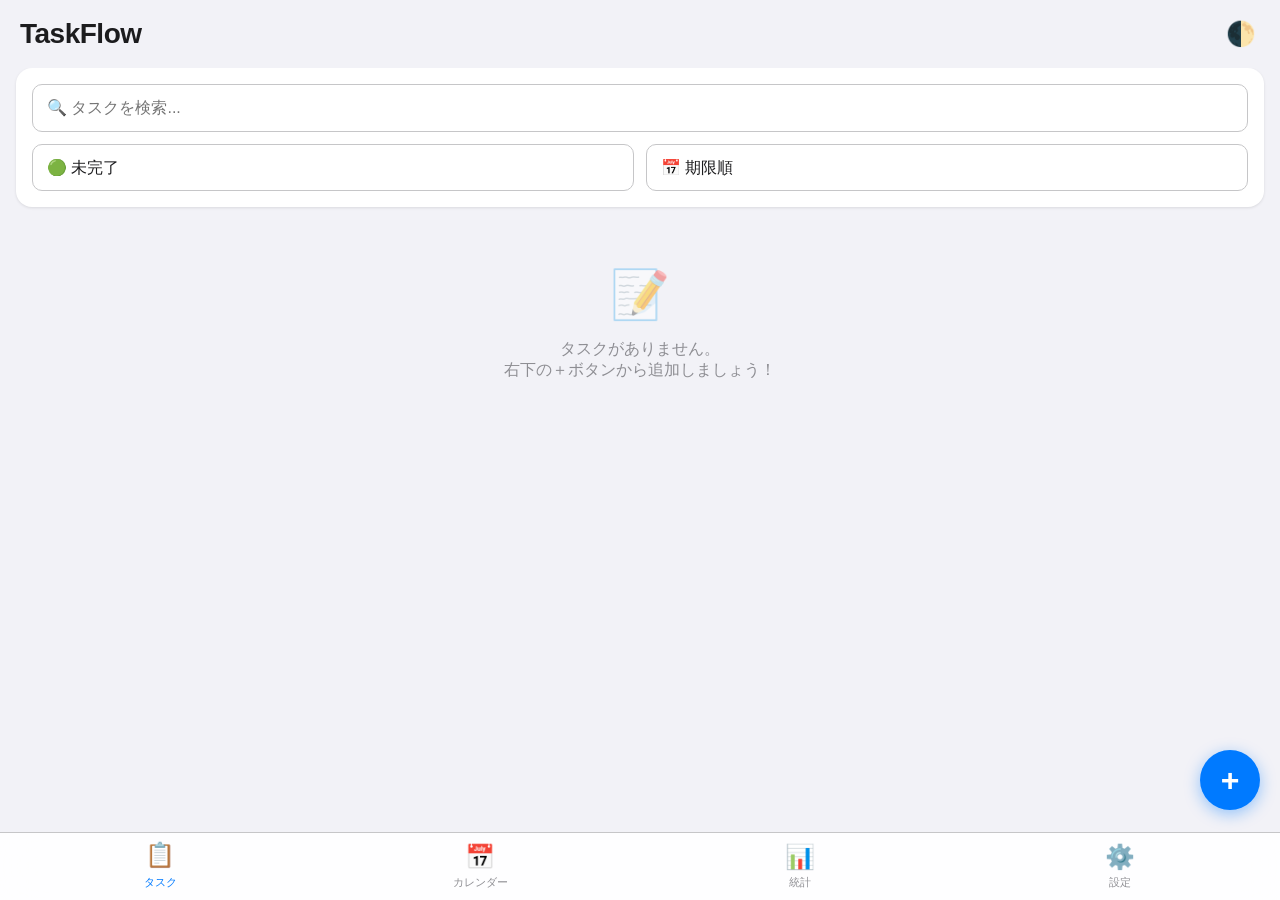
<file: index.html>
<!DOCTYPE html>
<html lang="ja">
<head>
    <meta charset="UTF-8">
    <meta name="viewport" content="width=device-width, initial-scale=1.0, maximum-scale=1.0, user-scalable=no, viewport-fit=cover">
    <title>TaskFlow</title>
    <link rel="stylesheet" href="css/style.css">
    <link rel="manifest" href="manifest.json">
    <meta name="theme-color" content="#f2f2f7">
    <link rel="apple-touch-icon" href="taskflow_icon.png">
    <style>
        .cal-day.selected-day { background-color: #007aff; color: white; border-radius: 50%; font-weight: bold; box-shadow: 0 2px 4px rgba(0,122,255,0.3); }
        [data-theme="dark"] .cal-day.selected-day { background-color: #0a84ff; }
        .cal-day.has-task { position: relative; font-weight: bold; }
        .cal-day.has-task::after { content: ''; position: absolute; bottom: 4px; left: 50%; transform: translateX(-50%); width: 6px; height: 6px; background-color: #ff3b30; border-radius: 50%; }
        .cal-day.selected-day.has-task::after { background-color: white; }

        input[type="checkbox"] { appearance: none; -webkit-appearance: none; width: 24px; height: 24px; border: 2px solid #c7c7cc; border-radius: 50%; background-color: transparent; cursor: pointer; position: relative; outline: none; transition: all 0.25s cubic-bezier(0.4, 0.0, 0.2, 1); flex-shrink: 0; margin: 0; display: inline-block; vertical-align: middle; }
        [data-theme="dark"] input[type="checkbox"] { border-color: #555; }
        input[type="checkbox"]:checked { background-color: #34c759; border-color: #34c759; transform: scale(1.1); }
        [data-theme="dark"] input[type="checkbox"]:checked { background-color: #30d158; border-color: #30d158; }
        input[type="checkbox"]:checked::after { content: ''; position: absolute; top: 4px; left: 8px; width: 5px; height: 10px; border: solid white; border-width: 0 2px 2px 0; transform: rotate(45deg); }
        
        .task-header { align-items: flex-start; gap: 12px; }

        .inline-edit-title { font-size: 16px; font-weight: 600; border: 1px solid transparent; background: transparent; width: 100%; color: var(--text-color); padding: 2px 4px; margin: 0 -4px 4px -4px; border-radius: 4px; font-family: inherit; transition: all 0.2s; }
        .inline-edit-title:focus { outline: none; border-color: var(--primary-color); background: var(--bg-color); }
        .completed .inline-edit-title { text-decoration: line-through; color: var(--text-secondary); }
        
        .inline-edit-date { font-size: 12px; border: 1px solid transparent; background: transparent; color: var(--text-secondary); font-family: inherit; padding: 2px; margin: 0; border-radius: 4px; }
        .inline-edit-date:focus { outline: none; color: var(--primary-color); border-color: var(--primary-color); background: var(--bg-color); }
        .inline-date-wrapper { display: flex; align-items: center; gap: 2px; background-color: rgba(0,0,0,0.03); padding: 2px 6px; border-radius: 12px; }
        [data-theme="dark"] .inline-date-wrapper { background-color: rgba(255,255,255,0.1); }
        .task-meta { display: flex; align-items: center; gap: 8px; flex-wrap: wrap; margin-top: 4px; }

        .attachment-preview { max-width: 100%; max-height: 150px; border-radius: 8px; margin-top: 4px; object-fit: cover; display: block; }
        .url-preview { display: inline-block; margin-top: 4px; font-size: 12px; color: #007aff; background-color: rgba(0, 122, 255, 0.1); padding: 4px 8px; border-radius: 12px; text-decoration: none; word-break: break-all; }
        
        .extra-date-item { display: inline-flex; align-items: center; background: var(--bg-color); padding: 4px 8px; border-radius: 12px; font-size: 12px; margin: 4px 4px 0 0; border: 1px solid var(--border-color); }
        .btn-remove-date { background: transparent; border: none; color: var(--danger-color); margin-left: 4px; cursor: pointer; font-weight: bold; }

        .task-item-wrapper { position: relative; border-radius: 8px; margin-bottom: 12px; background-color: #ff3b30; overflow: hidden; box-shadow: 0 1px 3px rgba(0,0,0,0.05); }
        .task-swipe-bg { position: absolute; top: 0; left: 0; right: 0; bottom: 0; display: flex; justify-content: space-between; align-items: center; padding: 0 20px; color: white; font-weight: bold; z-index: 1; }
        .task-swipe-bg span { opacity: 0; transition: opacity 0.1s; }
        .task-item-wrapper .task-item { margin-bottom: 0 !important; background-color: var(--card-bg, #ffffff); position: relative; z-index: 2; touch-action: pan-y; border: 1px solid var(--border-color); border-radius: 8px; padding: 12px; cursor: pointer; }
        [data-theme="dark"] .task-item-wrapper .task-item { background-color: #1c1c1e; }
        .task-item-wrapper .task-item:active { background-color: rgba(0,0,0,0.02); }
        [data-theme="dark"] .task-item-wrapper .task-item:active { background-color: rgba(255,255,255,0.05); }

        .modal { position: fixed !important; top: 0 !important; left: 0 !important; width: 100vw !important; height: 100vh !important; display: flex !important; align-items: center !important; justify-content: center !important; padding: 20px !important; box-sizing: border-box !important; z-index: 999999 !important; opacity: 1; visibility: visible; transition: opacity 0.2s ease, visibility 0.2s ease; }
        .modal.hidden { opacity: 0 !important; visibility: hidden !important; pointer-events: none !important; }
        .modal-overlay { position: fixed !important; top: 0 !important; left: 0 !important; width: 100vw !important; height: 100vh !important; background-color: rgba(0, 0, 0, 0.6) !important; z-index: 1 !important; }
        .modal-content { display: flex !important; flex-direction: column !important; max-height: 85vh !important; padding: 0 !important; overflow: hidden !important; background-color: #ffffff !important; width: 100% !important; max-width: 500px !important; border-radius: 12px !important; box-shadow: 0 10px 30px rgba(0,0,0,0.5) !important; z-index: 2 !important; position: relative !important; }
        [data-theme="dark"] .modal-content { background-color: #1c1c1e !important; }
        .modal-header { padding: 16px 20px !important; border-bottom: 1px solid rgba(128,128,128,0.2) !important; background-color: #ffffff !important; flex-shrink: 0 !important; display: flex !important; justify-content: space-between !important; align-items: center !important; }
        [data-theme="dark"] .modal-header { background-color: #1c1c1e !important; }
        .modal-header h2 { margin: 0 !important; font-size: 18px !important; }
        .modal-body { padding: 16px 20px !important; overflow-y: auto !important; flex: 1 1 auto !important; -webkit-overflow-scrolling: touch !important; background-color: #ffffff !important; }
        [data-theme="dark"] .modal-body { background-color: #1c1c1e !important; }
        .modal-actions { padding: 16px 20px !important; border-top: 1px solid rgba(128,128,128,0.2) !important; background-color: #ffffff !important; flex-shrink: 0 !important; }
        [data-theme="dark"] .modal-actions { background-color: #1c1c1e !important; }
        .multi-item { display: flex; flex-direction: column; gap: 8px; background: var(--bg-color); padding: 12px; border-radius: 8px; margin-bottom: 12px; position: relative; }
        .multi-item-row { display: flex; gap: 8px; align-items: center; }
        .btn-remove-item { position: absolute; top: 4px; right: 4px; background: transparent; border: none; color: var(--danger-color); font-size: 18px; cursor: pointer; line-height: 1; }
    </style>
</head>
<body>
    <header class="app-header">
        <h1>TaskFlow</h1>
        <button id="theme-toggle" class="icon-btn">🌓</button>
    </header>

    <main class="app-main">
        <section id="view-tasks" class="view active">
            <div class="controls card">
                <input type="text" id="search-input" placeholder="🔍 タスクを検索...">
                <div class="filter-group">
                    <select id="filter-status">
                        <option value="active">🟢 未完了</option>
                        <option value="completed">✓ 完了済み</option>
                        <option value="all">📁 すべて</option>
                    </select>
                    <select id="sort-select">
                        <option value="deadline">📅 期限順</option>
                        <option value="priority">⭐ 優先度順</option>
                        <option value="created">🕒 作成順</option>
                    </select>
                </div>
            </div>
            <div id="empty-state" class="empty-state hidden"><div class="empty-icon">📝</div><p>タスクがありません。<br>右下の＋ボタンから追加しましょう！</p></div>
            <ul id="task-list" style="padding: 0; list-style: none;"></ul>
        </section>

        <section id="view-calendar" class="view"><div class="card"><div class="calendar-header"><button id="cal-prev" class="btn-icon">◀</button><h2 id="cal-month">2026年 11月</h2><button id="cal-next" class="btn-icon">▶</button></div><div id="calendar-grid"></div></div><div id="calendar-tasks" class="calendar-task-list"></div></section>
        
        <section id="view-stats" class="view">
            <h2 class="section-title">あなたの進捗</h2>
            <div class="stat-grid">
                <button type="button" class="stat-card stat-card-button" id="card-stat-active" data-stat-status="active" aria-expanded="false" aria-controls="stats-task-panel">
                    <div class="stat-value" id="stat-active">0</div>
                    <div class="stat-label">未完了</div>
                </button>
                <button type="button" class="stat-card stat-card-button" id="card-stat-completed" data-stat-status="completed" aria-expanded="false" aria-controls="stats-task-panel">
                    <div class="stat-value highlight" id="stat-completed">0</div>
                    <div class="stat-label">完了済み</div>
                </button>
                <div class="stat-card full-width">
                    <div class="stat-value text-primary" id="stat-rate">0%</div>
                    <div class="stat-label">達成率</div>
                    <div class="progress-bar-bg"><div class="progress-bar-fill" id="stat-progress"></div></div>
                </div>
            </div>
            <div id="stats-task-panel" class="stats-task-panel" role="region" aria-live="polite" hidden>
                <h3 id="stats-task-heading" class="stats-task-heading"></h3>
                <ul id="stats-task-list" class="stats-task-list"></ul>
            </div>
        </section>

        <section id="view-settings" class="view">
            <h2 class="section-title">設定</h2>
            <div class="card settings-card">
                <h3 style="margin-top: 0; font-size: 14px; color: var(--text-secondary);">アプリ情報</h3>
                <div style="margin-bottom: 20px;">
                    <p id="app-version-info" style="font-size:12px; font-weight:bold; margin-bottom: 8px;">バージョンを読み込み中...</p>
                    <button id="btn-manual-update" class="btn-outline full-width" style="transition: all 0.2s;">🔄 手動で更新を確認</button>
                    <p style="font-size:11px; color:var(--text-secondary); margin-top:8px;">※更新が反映されない場合はホーム画面から一度削除して再度追加してください。</p>
                </div>
                <div class="divider"></div>
                <h3 style="margin-top: 0; font-size: 14px; color: var(--text-secondary);">データ管理</h3>
                <button id="btn-backup" class="btn-primary full-width">データのバックアップ (JSON)</button>
                <div class="divider"></div>
                
                <label for="input-restore" id="label-restore" class="file-label btn-secondary full-width" style="transition: all 0.2s;">データの復元 (JSON読込)</label>
                <input type="file" id="input-restore" accept=".json" style="display:none;">
                
                <div class="divider"></div>
                <h3 style="margin-top: 0; font-size: 14px; color: var(--text-secondary);">Google Apps Script 同期</h3>
                <div class="form-group">
                    <label for="gas-sync-url">GAS WebアプリURL</label>
                    <input type="url" id="gas-sync-url" autocomplete="url" placeholder="https://script.google.com/macros/.../exec">
                </div>
                <div class="form-group">
                    <label for="gas-sync-api-key">GAS APIキー</label>
                    <input type="password" id="gas-sync-api-key" autocomplete="off" placeholder="GAS側に設定したAPIキー">
                </div>
                <div class="form-group">
                    <label for="gas-notification-email">期限通知の送信先メールアドレス（任意）</label>
                    <input type="email" id="gas-notification-email" autocomplete="email" placeholder="name@example.com">
                    <p style="font-size:11px; color:var(--text-secondary); margin-top:8px;">空欄の場合はGASの実行アカウントに送信されます。</p>
                </div>
                <button id="btn-save-gas-url" class="btn-outline full-width">同期設定を保存</button>
                <p id="gas-sync-status" role="status" aria-live="polite" style="font-size: 11px; color: var(--text-secondary); margin-top: 8px;">URL未設定。タスクは外部送信されません。</p>
                <button id="btn-manual-gas-sync" class="btn-outline full-width" style="margin-top:8px;">今すぐ同期</button>
                <div class="divider"></div>
                <button id="btn-clear-all" class="btn-outline full-width" style="border-color:var(--danger-color); color:var(--danger-color);">⚠️ 全データを消去する</button>
            </div>
        </section>
    </main>

    <button id="fab-add" class="fab">+</button>

    <!-- モーダル -->
    <div id="task-modal" class="modal hidden">
        <div class="modal-overlay" id="modal-overlay"></div>
        <div class="modal-content">
            <div class="modal-header"><h2 id="modal-title">詳細を編集</h2><button type="button" id="btn-cancel" class="btn-close" style="font-size:24px; background:none; border:none; color:var(--text-color); cursor:pointer;">×</button></div>
            <div class="modal-body">
                <input type="hidden" id="task-id">
                <div class="form-group"><label>タスク名</label><input type="text" id="task-title" placeholder="何をする予定ですか？" required></div>
                <div class="form-row"><div class="form-group half"><label>開始日時</label><input type="datetime-local" id="task-start"></div><div class="form-group half"><label>終了日時</label><input type="datetime-local" id="task-deadline"></div></div>
                <div class="form-group">
                    <label for="task-notification-mode">期限メール通知</label>
                    <select id="task-notification-mode">
                        <option value="none">通知しない</option>
                        <option value="within24h">A: 期限の24時間前以内</option>
                        <option value="deadlineMorning">B: 期限当日の朝（日本時間07:00ごろ）</option>
                        <option value="custom">カスタム: 指定日時</option>
                    </select>
                    <div id="task-notification-time-group" style="display:none; margin-top: 8px;">
                        <label for="task-notification-at">通知日時（端末の現地時刻）</label>
                        <input type="datetime-local" id="task-notification-at">
                    </div>
                    <p class="settings-desc" style="font-size:12px; margin:8px 0 0;">既存タスクは通知されません。通知は未完了タスクのみ対象です。GASの実行状況により指定時刻から数分以上遅れることがあります。</p>
                </div>
                <div class="form-group"><div style="background: rgba(128,128,128,0.1); padding: 12px; border-radius: var(--border-radius-md);"><label style="font-size: 12px; font-weight:bold;">📅 追加の日程指定</label><div class="form-row"><input type="date" id="extra-date-input" style="flex:1;"><button type="button" id="btn-add-extra-date" class="btn-secondary" style="padding: 14px 16px;">追加</button></div><div id="extra-dates-container" style="margin-top: 8px;"></div></div></div>
                <div class="form-row"><div class="form-group half"><label>優先度</label><select id="task-priority"><option value="3">🔥 高</option><option value="2" selected>⭐ 中</option><option value="1">🌱 低</option></select></div><div class="form-group half"><label>繰り返し</label><select id="task-recurring"><option value="none">なし</option><option value="daily">毎日</option><option value="weekly">毎週</option><option value="monthly">毎月</option></select></div></div>
                <div class="form-group"><label>添付URL</label><div id="urls-container"></div><button type="button" id="btn-add-url" class="btn-outline">+ 🔗 URLを追加</button></div>
                <div class="form-group"><label>添付画像</label><div id="images-container"></div><button type="button" id="btn-add-image" class="btn-outline">+ 🖼️ 画像を追加</button></div>
                <div class="form-group"><label>メモ</label><textarea id="task-memo" rows="2" placeholder="詳細なメモを入力..."></textarea></div>
                <div class="form-group"><label>サブタスク</label><div id="subtasks-container"></div><button type="button" id="btn-add-subtask" class="btn-outline">+ サブタスクを追加</button></div>
            </div>
            <div class="modal-actions"><button type="button" id="btn-save" class="btn-primary full-width">保存する</button></div>
        </div>
    </div>

    <nav class="bottom-nav">
        <button class="nav-item active" data-target="view-tasks"><div class="nav-icon">📋</div><div class="nav-label">タスク</div></button>
        <button class="nav-item" data-target="view-calendar"><div class="nav-icon">📅</div><div class="nav-label">カレンダー</div></button>
        <button class="nav-item" data-target="view-stats"><div class="nav-icon">📊</div><div class="nav-label">統計</div></button>
        <button class="nav-item" data-target="view-settings"><div class="nav-icon">⚙️</div><div class="nav-label">設定</div></button>
    </nav>

    <!-- ★ ファイル名を app_core.js に変更し、古いファイルの読み込みを完全に遮断 ★ -->
    <script src="js/app_core.js?v=50"></script>
</body>
</html>
</file>
<file: css/style.css>
@charset "UTF-8";

:root {
    /* iOS風 ライトテーマ */
    --bg-color: #f2f2f7;
    --text-color: #1c1c1e;
    --text-secondary: #8e8e93;
    --primary-color: #007aff;
    --primary-hover: #0056b3;
    --surface-color: #ffffff;
    --border-color: #c6c6c8;
    --danger-color: #ff3b30;
    --success-color: #34c759;
    --nav-bg: rgba(255, 255, 255, 0.9);
    --shadow-sm: 0 1px 3px rgba(0,0,0,0.1);
    --shadow-md: 0 4px 12px rgba(0,0,0,0.08);
    --modal-overlay: rgba(0,0,0,0.4);
    --border-radius-lg: 16px;
    --border-radius-md: 10px;
    --safe-area-bottom: env(safe-area-inset-bottom, 20px);
}

[data-theme="dark"] {
    /* iOS風 ダークテーマ */
    --bg-color: #000000;
    --text-color: #ffffff;
    --text-secondary: #aeaeb2;
    --primary-color: #0a84ff;
    --primary-hover: #0060cc;
    --surface-color: #1c1c1e;
    --border-color: #38383a;
    --nav-bg: rgba(28, 28, 30, 0.9);
    --shadow-md: 0 4px 12px rgba(255,255,255,0.05);
    --modal-overlay: rgba(0,0,0,0.7);
}

* { box-sizing: border-box; margin: 0; padding: 0; }

body {
    font-family: -apple-system, BlinkMacSystemFont, "SF Pro Text", "Helvetica Neue", Arial, sans-serif;
    background-color: var(--bg-color);
    color: var(--text-color);
    transition: background-color 0.3s, color 0.3s;
    -webkit-font-smoothing: antialiased;
    padding-bottom: calc(80px + var(--safe-area-bottom)); /* ボトムナビの余白 */
}

/* Header */
.app-header {
    position: sticky; top: 0; z-index: 50;
    display: flex; justify-content: space-between; align-items: center;
    padding: 16px 20px;
    background-color: var(--bg-color);
    backdrop-filter: blur(10px);
    -webkit-backdrop-filter: blur(10px);
}
.app-header h1 { font-size: 28px; font-weight: 700; letter-spacing: -0.5px; }
.icon-btn { background: none; border: none; font-size: 24px; cursor: pointer; padding: 4px; border-radius: 50%; }

/* Layout & Views */
.app-main { padding: 0 16px; }
.view { display: none; animation: fadeIn 0.3s ease; }
.view.active { display: block; }
@keyframes fadeIn { from { opacity: 0; transform: translateY(5px); } to { opacity: 1; transform: translateY(0); } }

/* Cards & Controls */
.card {
    background-color: var(--surface-color);
    border-radius: var(--border-radius-lg);
    padding: 16px;
    box-shadow: var(--shadow-sm);
    margin-bottom: 20px;
}
.controls { display: flex; flex-direction: column; gap: 12px; }
.filter-group { display: flex; gap: 12px; }
.filter-group select { flex: 1; }

/* Forms & Inputs */
input, select, textarea, button { font-family: inherit; font-size: 16px; outline: none; }
input[type="text"], input[type="number"], input[type="date"], input[type="datetime-local"], input[type="password"], input[type="url"], select, textarea {
    width: 100%; padding: 14px;
    border: 1px solid var(--border-color);
    border-radius: var(--border-radius-md);
    background-color: var(--surface-color);
    color: var(--text-color);
    transition: border-color 0.2s;
    appearance: none; /* iOSデフォルトスタイルをリセット */
}
input:focus, select:focus, textarea:focus { border-color: var(--primary-color); }

/* Buttons */
button { cursor: pointer; font-weight: 600; border: none; transition: transform 0.1s, opacity 0.2s; }
button:active { transform: scale(0.97); }
.btn-primary { background-color: var(--primary-color); color: white; border-radius: var(--border-radius-md); padding: 14px; }
.btn-secondary { background-color: var(--border-color); color: var(--text-color); border-radius: var(--border-radius-md); padding: 14px; text-align: center; display: inline-block;}
.btn-outline { background-color: transparent; border: 2px dashed var(--border-color); color: var(--text-color); border-radius: var(--border-radius-md); padding: 12px; width: 100%; }
.full-width { width: 100%; }

/* Floating Action Button */
.fab {
    position: fixed; bottom: calc(90px + var(--safe-area-bottom)); right: 20px;
    width: 60px; height: 60px; border-radius: 30px;
    background-color: var(--primary-color); color: white;
    font-size: 32px; line-height: 60px; text-align: center;
    box-shadow: 0 4px 16px rgba(0,122,255,0.4); z-index: 90;
}

/* Bottom Navigation */
.bottom-nav {
    position: fixed; bottom: 0; left: 0; right: 0;
    display: flex; justify-content: space-around;
    background-color: var(--nav-bg);
    backdrop-filter: blur(20px); -webkit-backdrop-filter: blur(20px);
    border-top: 1px solid var(--border-color);
    padding: 10px 0 calc(10px + var(--safe-area-bottom)) 0;
    z-index: 90;
}
.nav-item {
    background: none; border: none; flex: 1;
    display: flex; flex-direction: column; align-items: center; gap: 4px;
    color: var(--text-secondary); cursor: pointer;
}
.nav-item.active { color: var(--primary-color); }
.nav-icon { font-size: 24px; transition: transform 0.2s; }
.nav-item.active .nav-icon { transform: translateY(-2px); }
.nav-label { font-size: 11px; font-weight: 500; }

/* Task List */
ul { list-style: none; }
.task-item {
    background-color: var(--surface-color); padding: 16px;
    border-radius: var(--border-radius-lg); margin-bottom: 12px;
    box-shadow: var(--shadow-sm); display: flex; flex-direction: column;
    gap: 8px; transition: transform 0.2s, opacity 0.3s, background-color 0.3s;
}
/* 消去待機状態のスタイル */
.task-item.completing {
    opacity: 0.5;
    background-color: var(--bg-color);
}
.task-item.completing .task-chk { pointer-events: none; }

.task-header { display: flex; align-items: flex-start; gap: 12px; }
.task-chk {
    appearance: none; width: 24px; height: 24px; border: 2px solid var(--border-color);
    border-radius: 50%; cursor: pointer; display: inline-block; position: relative;
    flex-shrink: 0; margin-top: 2px; transition: all 0.2s;
}
.task-chk:checked { background-color: var(--success-color); border-color: var(--success-color); }
.task-chk:checked::after {
    content: ''; position: absolute; left: 7px; top: 3px;
    width: 5px; height: 10px; border: solid white; border-width: 0 2px 2px 0;
    transform: rotate(45deg);
}
.task-content { flex: 1; }
.task-title { font-size: 17px; font-weight: 600; margin-bottom: 4px; }
.task-item.completed .task-title { text-decoration: line-through; color: var(--text-secondary); }
.task-meta { font-size: 13px; color: var(--text-secondary); display: flex; gap: 12px; flex-wrap: wrap; }
.task-meta span { display: inline-flex; align-items: center; gap: 4px; }
.task-actions { display: flex; gap: 8px; justify-content: flex-end; margin-top: 8px; }
.btn-text { background: none; border: none; color: var(--primary-color); font-size: 14px; font-weight: 500; padding: 4px 8px; }
.btn-text.danger { color: var(--danger-color); }
.btn-undo { font-weight: bold; animation: fadeIn 0.3s; }

/* Subtasks on Home Screen */
.home-subtasks {
    margin-top: 12px; padding: 12px; border-radius: 8px;
    background: rgba(0,0,0,0.03); display: flex; flex-direction: column; gap: 10px;
}
[data-theme="dark"] .home-subtasks { background: rgba(255,255,255,0.05); }
.home-subtask-item { display: flex; align-items: center; gap: 8px; font-size: 14px; cursor: pointer; }
.home-st-chk { width: 18px; height: 18px; border-radius: 4px; border: 2px solid var(--border-color); appearance: none; position: relative; }
.home-st-chk:checked { background-color: var(--primary-color); border-color: var(--primary-color); }
.home-st-chk:checked::after {
    content: ''; position: absolute; left: 5px; top: 1px;
    width: 4px; height: 8px; border: solid white; border-width: 0 2px 2px 0; transform: rotate(45deg);
}
.st-completed { text-decoration: line-through; color: var(--text-secondary); }

/* Empty State */
.empty-state { text-align: center; padding: 40px 20px; color: var(--text-secondary); }
.empty-state.hidden { display: none; }
.empty-icon { font-size: 48px; margin-bottom: 16px; opacity: 0.5; }

/* Modal */
.modal { position: fixed; inset: 0; z-index: 1000; display: flex; align-items: flex-end; justify-content: center; }
.modal.hidden { display: none; }
.modal-overlay { position: absolute; inset: 0; background: var(--modal-overlay); animation: fade 0.3s ease; }
.modal-content {
    background-color: var(--surface-color); width: 100%; max-width: 600px;
    max-height: 90vh; overflow-y: auto; border-radius: 24px 24px 0 0;
    position: relative; z-index: 1001; padding: 24px;
    animation: slideUp 0.3s cubic-bezier(0.16, 1, 0.3, 1);
}
@keyframes fade { from { opacity: 0; } to { opacity: 1; } }
@keyframes slideUp { from { transform: translateY(100%); } to { transform: translateY(0); } }
.modal-header { display: flex; justify-content: space-between; align-items: center; margin-bottom: 20px; }
.btn-close { background: var(--bg-color); color: var(--text-secondary); width: 32px; height: 32px; border-radius: 16px; font-size: 20px; display: flex; align-items: center; justify-content: center; }
.form-group { margin-bottom: 16px; }
.form-group label { display: block; font-size: 14px; font-weight: 600; color: var(--text-secondary); margin-bottom: 8px; }
.form-row { display: flex; gap: 12px; }
.half { flex: 1; }
.quick-dates { display: flex; gap: 8px; margin-top: 8px; flex-wrap: wrap; }
.btn-quick { background: var(--bg-color); color: var(--text-color); border-radius: 20px; padding: 6px 12px; font-size: 13px; border: 1px solid var(--border-color); }
.modal-actions { margin-top: 24px; padding-bottom: env(safe-area-inset-bottom, 20px); }

/* Subtasks Modal */
.subtask-item { display: flex; align-items: center; gap: 8px; margin-bottom: 8px; }
.btn-st-del { background: var(--danger-color); color: white; width: 28px; height: 28px; border-radius: 14px; display: flex; justify-content: center; align-items: center; border: none; }

/* Calendar */
.calendar-header { display: flex; justify-content: space-between; align-items: center; margin-bottom: 16px; }
#calendar-grid { display: grid; grid-template-columns: repeat(7, 1fr); gap: 4px; text-align: center; }
.cal-day { padding: 12px 4px; border-radius: 8px; cursor: pointer; font-size: 15px; font-weight: 500; }
.cal-day:hover { background-color: var(--bg-color); }
.cal-day.has-task { position: relative; font-weight: bold; color: var(--primary-color); }
.cal-day.has-task::after { content: ''; position: absolute; bottom: 4px; left: 50%; transform: translateX(-50%); width: 4px; height: 4px; border-radius: 50%; background-color: var(--primary-color); }
.calendar-task-list { margin-top: 16px; }

/* Stats */
.section-title { font-size: 22px; font-weight: 700; margin: 0 0 16px 4px; }
.stat-grid { display: grid; grid-template-columns: 1fr 1fr; gap: 16px; }
.stat-card { background: var(--surface-color); padding: 20px; border-radius: var(--border-radius-lg); box-shadow: var(--shadow-sm); text-align: center; }
.full-width { grid-column: span 2; }
.stat-card-button { width: 100%; color: var(--text-color); cursor: pointer; }
.stat-card-button:hover { box-shadow: var(--shadow-md); }
.stat-card-button:focus-visible { outline: 3px solid var(--primary-color); outline-offset: 3px; }
.stat-card-button.selected { border: 2px solid var(--primary-color); padding: 18px; }
.stat-value { font-size: 32px; font-weight: 800; margin-bottom: 4px; }
.stat-value.highlight { color: var(--success-color); }
.stat-value.text-primary { color: var(--primary-color); }
.stat-label { font-size: 14px; color: var(--text-secondary); font-weight: 500; }
.progress-bar-bg { background-color: var(--bg-color); height: 12px; border-radius: 6px; margin-top: 12px; overflow: hidden; }
.progress-bar-fill { background-color: var(--primary-color); height: 100%; width: 0%; transition: width 0.5s ease-out; }
.stats-task-panel { margin-top: 16px; background: var(--surface-color); border-radius: var(--border-radius-lg); box-shadow: var(--shadow-sm); padding: 16px; }
.stats-task-panel[hidden] { display: none; }
.stats-task-heading { font-size: 16px; margin-bottom: 12px; }
.stats-task-list { display: flex; flex-direction: column; gap: 8px; }
.stats-task-list-item { list-style: none; }
.stats-task-button { width: 100%; min-height: 56px; display: flex; align-items: center; justify-content: space-between; gap: 12px; text-align: left; background: var(--bg-color); color: var(--text-color); border: 1px solid transparent; border-radius: var(--border-radius-md); padding: 12px; }
.stats-task-button:hover { border-color: var(--primary-color); }
.stats-task-button:focus-visible { outline: 3px solid var(--primary-color); outline-offset: 2px; }
.stats-task-title { min-width: 0; overflow-wrap: anywhere; }
.stats-task-meta { flex-shrink: 0; color: var(--text-secondary); font-size: 12px; text-align: right; }
.stats-task-empty { color: var(--text-secondary); font-size: 14px; padding: 8px 0; }

@media (max-width: 480px) {
    .stats-task-button { align-items: flex-start; flex-direction: column; gap: 6px; }
    .stats-task-meta { text-align: left; }
}

/* Settings */
.settings-desc { font-size: 14px; color: var(--text-secondary); margin-bottom: 20px; line-height: 1.5; }
.divider { height: 1px; background-color: var(--border-color); margin: 20px 0; }
</file>
